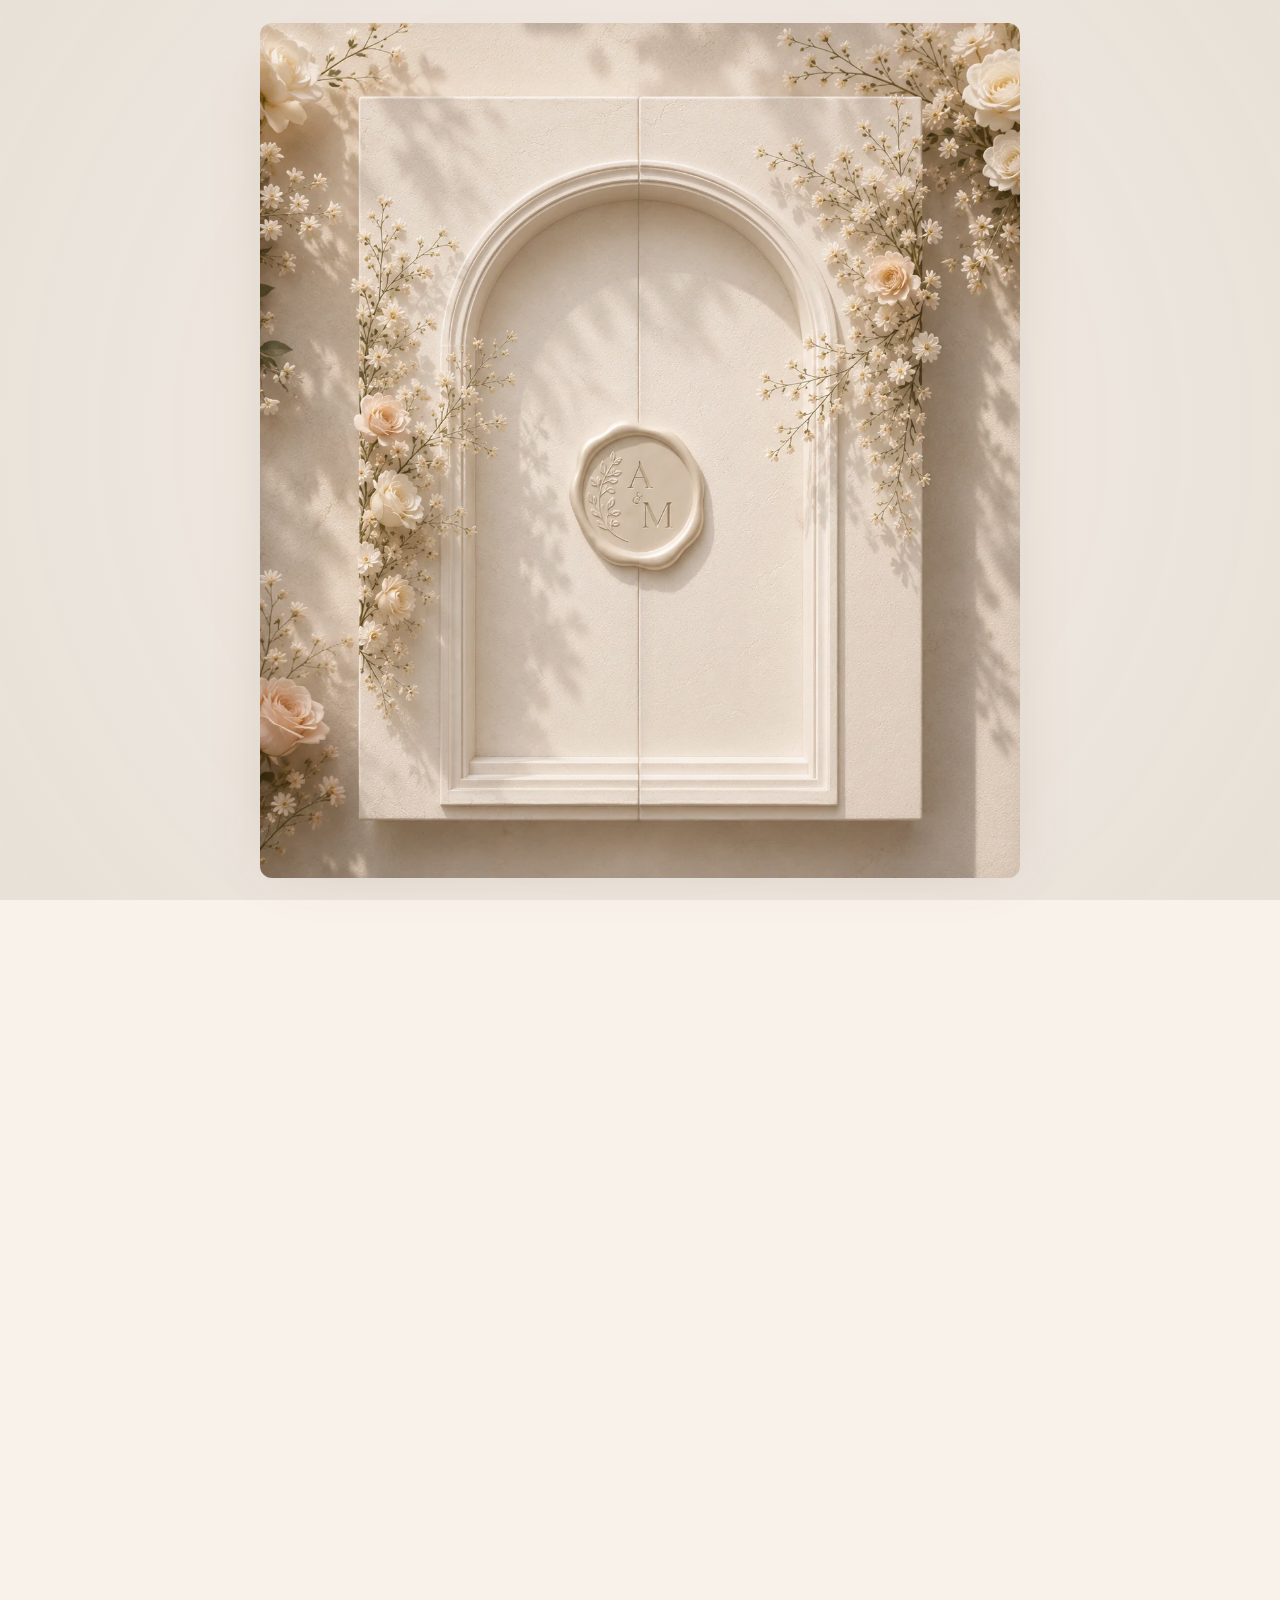
<file: index.html>
<!doctype html>
<html lang="ar" dir="rtl">
<head>
<meta charset="utf-8">
<meta name="viewport" content="width=device-width,initial-scale=1,viewport-fit=cover">
<meta name="theme-color" content="#f8f2ea">
<title>دعوة زفاف أنس ومريم</title>
<meta property="og:type" content="website">
<meta property="og:title" content="دعوة زفاف أنس ومريم">
<meta property="og:description" content="الجمعة 28 أغسطس 2026 — دبي، الإمارات العربية المتحدة">
<meta property="og:url" content="https://anfarah.github.io/Wedding-invitation/">
<meta property="og:image" content="https://anfarah.github.io/Wedding-invitation/assets/images/social-preview.jpg">
<meta name="twitter:card" content="summary_large_image">
<link rel="preconnect" href="https://fonts.googleapis.com">
<link rel="preconnect" href="https://fonts.gstatic.com" crossorigin>
<link href="https://fonts.googleapis.com/css2?family=Aref+Ruqaa:wght@400;700&family=Amiri:wght@400;700&family=Cormorant+Garamond:ital,wght@0,500;1,500&family=Noto+Kufi+Arabic:wght@300;400;500&display=swap" rel="stylesheet">
<link rel="preload" href="assets/images/cover.webp" as="image">
<link rel="stylesheet" href="style.css">
</head>
<body class="locked">

<section id="intro" class="intro" aria-label="غلاف الدعوة">
  <div id="gate" class="gate" role="button" tabindex="0" aria-label="فتح الدعوة">
    <div class="gate-shadow"></div>
    <div class="panel left"></div>
    <div class="panel right"></div>
</div>
</section>

<main id="main" aria-hidden="true">
  <section class="hero section">
    <div class="arch-content">
      <p class="bismillah">بِسْمِ اللهِ الرَّحْمٰنِ الرَّحِيم</p>
      <p class="ayah">وَمِنْ آيَاتِهِ أَنْ خَلَقَ لَكُم مِّنْ أَنفُسِكُمْ أَزْوَاجًا لِّتَسْكُنُوا إِلَيْهَا وَجَعَلَ بَيْنَكُم مَّوَدَّةً وَرَحْمَةً</p>
      <p class="invite">يسرّنا دعوتكم لمشاركتنا فرحتنا بزفاف</p>
      <h1>أنس <em>&</em> مريم</h1>
      <div class="event-lines">
        <span>الجمعة، 28 أغسطس 2026</span>
        <span>الساعة 7:00 مساءً</span>
        <span>دبي، الإمارات العربية المتحدة</span>
      </div>
      <a href="#calendar" class="primary">تفاصيل الحفل</a>
    </div>
  </section>

  <section id="calendar" class="calendar-section section">
    <div class="calendar-card">
      <p class="save-date">Save the Date</p>
      <h2>August 2026</h2>
      <div class="week">
        <span>Sun</span><span>Mon</span><span>Tue</span><span>Wed</span><span>Thu</span><span>Fri</span><span>Sat</span>
      </div>
      <div class="days">
        <span class="dim">26</span><span class="dim">27</span><span class="dim">28</span><span class="dim">29</span><span class="dim">30</span><span class="dim">31</span><span>1</span>
        <span>2</span><span>3</span><span>4</span><span>5</span><span>6</span><span>7</span><span>8</span>
        <span>9</span><span>10</span><span>11</span><span>12</span><span>13</span><span>14</span><span>15</span>
        <span>16</span><span>17</span><span>18</span><span>19</span><span>20</span><span>21</span><span>22</span>
        <span>23</span><span>24</span><span>25</span><span>26</span><span>27</span><span class="chosen"><i>♡</i><b>28</b></span><span>29</span>
        <span>30</span><span>31</span>
      </div>
    </div>
  </section>

  <section class="details section">
    <div class="heading">
      <small>THE CELEBRATION</small>
      <h2>تفاصيل الحفل</h2>
    </div>
    <div class="venue-card">
      <p>Oud Metha Ballroom</p>
      <h3>Mövenpick Hotel & Apartments Bur Dubai</h3>
      <span>Dubai, United Arab Emirates</span>
      <div class="actions">
        <a target="_blank" rel="noopener" href="https://www.google.com/maps/search/?api=1&query=Oud+Metha+Ballroom+Movenpick+Bur+Dubai">فتح الموقع</a>
        <button id="calendarBtn">إضافة للتقويم</button>
      </div>
    </div>
  </section>

  <section class="count-section section">
    <div class="heading">
      <small>COUNTING DOWN</small>
      <h2>نعدّ الأيام معكم</h2>
    </div>
    <div class="countdown">
      <div><b id="days">00</b><span>يوم</span></div>
      <div><b id="hours">00</b><span>ساعة</span></div>
      <div><b id="minutes">00</b><span>دقيقة</span></div>
      <div><b id="seconds">00</b><span>ثانية</span></div>
    </div>
  </section>

  <section class="rsvp section">
    <div class="heading">
      <small>RSVP</small>
      <h2>تأكيد الحضور</h2>
    </div>
    <form id="rsvpForm">
      <label>الاسم الكامل<input name="name" required></label>
      <label>رقم الهاتف<input name="phone" inputmode="tel" required></label>
      <label>عدد الحاضرين<input name="guests" type="number" min="1" max="20" value="1" required></label>
      <label>الحالة
        <select name="status" required>
          <option value="سأحضر">سأحضر</option>
          <option value="أعتذر عن الحضور">أعتذر عن الحضور</option>
        </select>
      </label>
      <label>ملاحظات<textarea name="notes" rows="3"></textarea></label>
      <button type="submit">إرسال التأكيد</button>
      <p id="formMessage"></p>
    </form>
  </section>

  <footer>
    <strong>أنس & مريم</strong>
    <span>28 • 08 • 2026</span>
    <p>Dubai, United Arab Emirates</p>
  </footer>
</main>
<script src="script.js"></script>
</body>
</html>
</file>
<file: style.css>
:root{
  --ivory:#f8f2ea;--paper:#fffaf5;--ink:#44352f;--muted:#7e6e67;
  --rose:#a97870;--line:rgba(112,82,74,.16)
}
*{box-sizing:border-box}
html{scroll-behavior:smooth}
body{margin:0;background:var(--ivory);color:var(--ink);font-family:"Noto Kufi Arabic",sans-serif;overflow-x:hidden}
body.locked{overflow:hidden}
button,a,input,select,textarea{font:inherit}
.intro{
  position:fixed;inset:0;z-index:100;display:grid;place-items:center;padding:12px;
  background:#f3ece3;perspective:1900px;transition:opacity .42s ease,visibility .42s ease
}
.intro.hidden{opacity:0;visibility:hidden;pointer-events:none}
.gate{
  position:relative;width:min(760px,95vw);aspect-ratio:1024/1536;
  max-height:95svh;cursor:pointer;transform-style:preserve-3d
}
.gate-shadow{
  position:absolute;inset:4% 2%;background:rgba(79,57,46,.18);
  filter:blur(30px);transform:translateY(18px);border-radius:20px
}
.panel{
  position:absolute;top:0;width:50.15%;height:100%;
  background-image:url("assets/images/cover.webp");
  background-size:200% 100%;
  box-shadow:inset 0 0 20px rgba(66,44,35,.05);
  transition:transform 1.55s cubic-bezier(.18,.72,.16,1),filter 1.55s ease,box-shadow 1.55s ease;
  backface-visibility:hidden
}
.panel.left{left:0;background-position:left center;transform-origin:left center;border-radius:12px 0 0 12px}
.panel.right{right:0;background-position:right center;transform-origin:right center;border-radius:0 12px 12px 0}
.gate.open .panel.left{transform:rotateY(-118deg);filter:brightness(.97);box-shadow:18px 0 34px rgba(69,47,38,.18)}
.gate.open .panel.right{transform:rotateY(118deg);filter:brightness(.97);box-shadow:-18px 0 34px rgba(69,47,38,.18)}

#main{opacity:0;transition:opacity .42s ease .95s}
#main.visible{opacity:1}
.section{min-height:100svh;padding:70px 18px;display:grid;place-items:center}
.hero{
  background:#f6efe7 url("assets/images/inner-bg.webp") center/cover no-repeat;
  position:relative
}
.hero:after{content:"";position:absolute;inset:0;background:rgba(255,250,244,.10)}
.arch-content{
  position:relative;z-index:2;text-align:center;width:min(760px,92vw);
  padding:92px 30px 72px;border-radius:360px 360px 26px 26px;
  background:rgba(255,250,245,.50);border:1px solid rgba(150,116,99,.15);
  backdrop-filter:blur(1.5px)
}
.bismillah{font-family:"Amiri",serif;font-size:1.25rem;color:#7c6258}
.ayah{font-family:"Amiri",serif;max-width:630px;margin:14px auto 32px;line-height:2;color:#66554f}
.invite{font-size:.78rem;color:var(--muted)}
h1{font-family:"Aref Ruqaa",serif;font-size:clamp(4.4rem,15vw,8rem);font-weight:400;line-height:.95;margin:18px 0 28px}
h1 em{font-family:"Cormorant Garamond",serif;font-style:italic;color:var(--rose)}
.event-lines{display:grid;gap:9px;color:#66554f}
.primary{display:inline-block;margin-top:28px;padding:13px 24px;border-radius:99px;background:#66504a;color:#fff;text-decoration:none;font-size:.75rem}
.calendar-section{background:#f3ebe3}
.calendar-card{
  width:min(900px,95vw);padding:65px 40px 80px;text-align:center;
  background:rgba(255,252,248,.88) url("assets/images/inner-bg.webp") center/cover no-repeat;
  border-radius:330px 330px 24px 24px;border:1px solid var(--line);
  box-shadow:0 24px 64px rgba(77,52,43,.10)
}
.save-date{font-family:"Cormorant Garamond",serif;font-size:2.6rem;font-style:italic;margin:0;color:#8c655e}
.calendar-card h2{font-family:"Cormorant Garamond",serif;font-size:2.2rem;font-weight:500;margin:4px 0 35px}
.week,.days{display:grid;grid-template-columns:repeat(7,1fr);gap:12px}
.week{font-family:"Cormorant Garamond",serif;font-style:italic;padding-bottom:14px;border-bottom:1px solid var(--line)}
.days{margin-top:16px}
.days span{position:relative;height:48px;display:grid;place-items:center;font-family:"Cormorant Garamond",serif;font-size:1.3rem}
.days .dim{opacity:.28}
.chosen i{position:absolute;font-style:normal;font-family:serif;font-size:58px;color:#9c5f59;line-height:1}
.chosen b{position:relative;z-index:2;font-weight:600;color:#72443f}
.details,.rsvp{background:#fffaf6}
.count-section{background:#eee3da}
.heading{text-align:center}
.heading small{font-family:"Cormorant Garamond",serif;letter-spacing:4px;color:#9a7169}
.heading h2{font-family:"Aref Ruqaa",serif;font-size:clamp(3rem,9vw,5rem);font-weight:400;margin:8px 0 32px}
.venue-card{width:min(720px,94vw);padding:48px 28px;text-align:center;background:#fff;border:1px solid var(--line);border-radius:26px;box-shadow:0 18px 50px rgba(77,52,43,.07)}
.venue-card p{font-family:"Cormorant Garamond",serif;font-size:2rem;margin:0;color:#8d665f}
.venue-card h3{font-family:"Cormorant Garamond",serif;font-size:2.3rem;font-weight:500;margin:12px 0}
.venue-card span{color:var(--muted)}
.actions{display:flex;justify-content:center;gap:10px;flex-wrap:wrap;margin-top:24px}
.actions a,.actions button{padding:12px 20px;border-radius:99px;text-decoration:none;border:1px solid #67504a}
.actions a{background:#67504a;color:#fff}.actions button{background:transparent;color:#67504a}
.countdown{width:min(820px,95vw);display:grid;grid-template-columns:repeat(4,1fr);gap:13px}
.countdown div{text-align:center;background:rgba(255,255,255,.7);border:1px solid var(--line);border-radius:22px;padding:25px 8px}
.countdown b{display:block;font-family:"Cormorant Garamond",serif;font-size:4rem;font-weight:500;color:#9b6760}
.countdown span{color:var(--muted)}
#rsvpForm{width:min(650px,94vw);display:grid;gap:15px;padding:34px;background:#fff;border:1px solid var(--line);border-radius:26px;box-shadow:0 18px 50px rgba(77,52,43,.07)}
#rsvpForm label{display:grid;gap:8px;font-size:.8rem;color:#6d5954}
#rsvpForm input,#rsvpForm select,#rsvpForm textarea{width:100%;padding:14px;border:1px solid rgba(111,81,73,.22);border-radius:13px;background:#fffdfa;color:#3e302c;outline:none}
#rsvpForm button{border:0;border-radius:99px;padding:15px;background:#67504a;color:#fff}
#formMessage{text-align:center;margin:0}
footer{text-align:center;background:#382a26;color:#fff;padding:55px 20px}
footer strong{display:block;font-family:"Aref Ruqaa",serif;font-size:3.2rem;font-weight:400;color:#e2bdb4}
footer span{font-family:"Cormorant Garamond",serif;letter-spacing:4px}
footer p{opacity:.55;font-size:.72rem}
@media(max-width:700px){
  .intro{padding:0}
  .gate{width:100vw;height:100svh;aspect-ratio:auto}
  .panel{background-size:200% 100%;border-radius:0!important}
  .seal{width:92px;height:92px}
  .arch-content{padding:80px 18px 55px}
  .calendar-card{padding:54px 14px 70px}
  .week,.days{gap:3px}
  .days span{height:42px}
  .countdown{grid-template-columns:repeat(2,1fr)}
  .countdown b{font-size:3rem}
}
@media(prefers-reduced-motion:reduce){*{transition:none!important;scroll-behavior:auto!important}}


/* Cinematic opening enhancement */
.intro::after{
  content:"";
  position:absolute;
  inset:0;
  background:radial-gradient(circle at 50% 48%,rgba(255,255,255,.10),rgba(63,41,31,.06));
  pointer-events:none;
}
.gate{
  transition:transform .35s ease;
}
.gate.open{
  transform:scale(1.015);
}
.panel{
  will-change:transform,filter,box-shadow;
}
.gate.open .panel.left{
  transform:rotateY(-122deg) translateZ(2px);
  filter:brightness(.96);
  box-shadow:24px 0 46px rgba(63,42,34,.22);
}
.gate.open .panel.right{
  transform:rotateY(122deg) translateZ(2px);
  filter:brightness(.96);
  box-shadow:-24px 0 46px rgba(63,42,34,.22);
}
.arch-content{
  opacity:0;
  transform:translateY(18px) scale(.985);
  transition:opacity .65s ease 1.05s,transform .65s ease 1.05s;
}
#main.visible .arch-content{
  opacity:1;
  transform:none;
}
@media(max-width:700px){
  .gate.open .panel.left{transform:rotateY(-116deg)}
  .gate.open .panel.right{transform:rotateY(116deg)}
}
</file>
